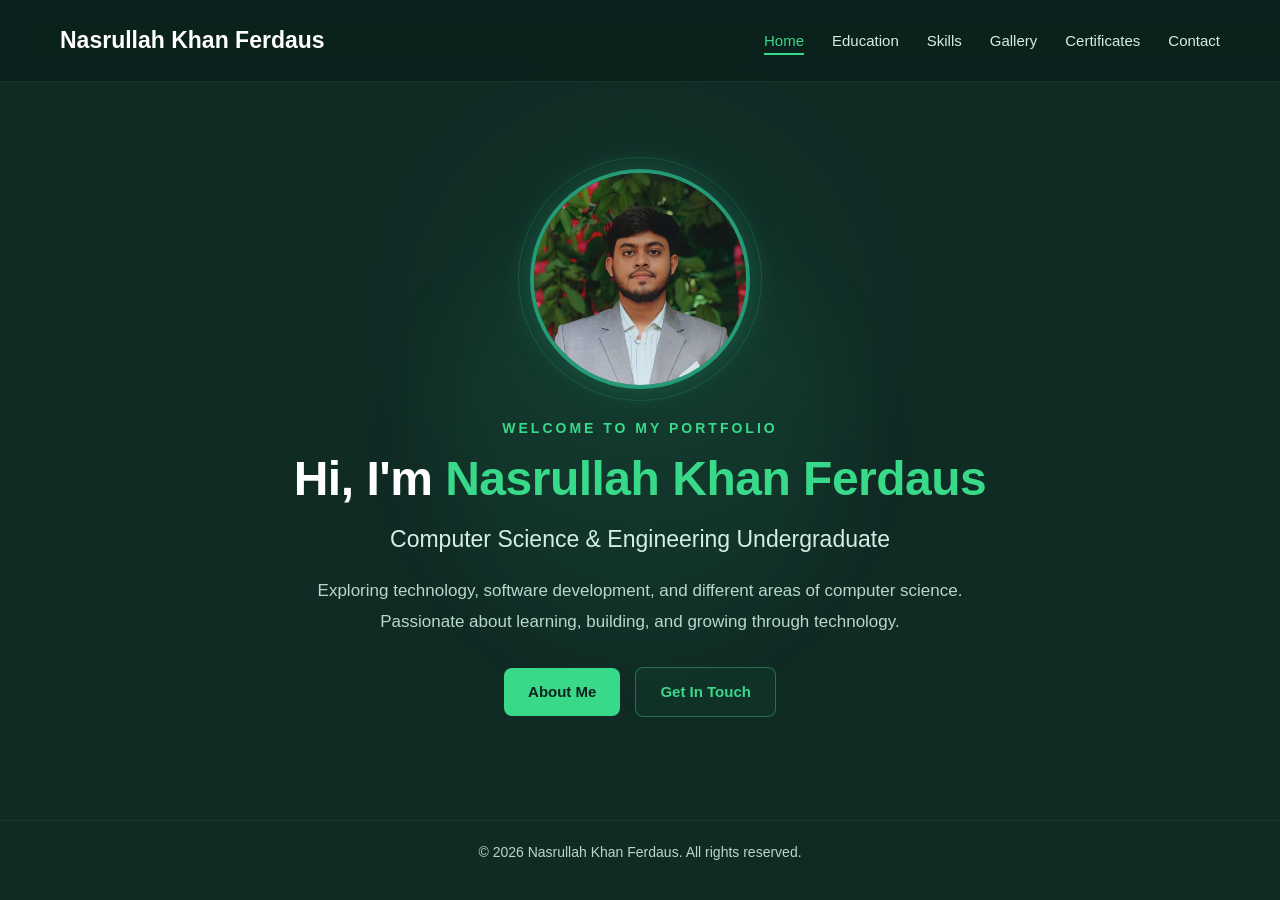
<file: index.html>
<!DOCTYPE html>
<html lang="en">

<head>
    <meta charset="UTF-8">
    <meta name="viewport" content="width=device-width, initial-scale=1.0">

    <title>Nasrullah Khan Ferdaus | Portfolio</title>

    <link rel="stylesheet" href="style.css">
</head>

<body>

    <!-- Navigation Bar -->
    <header>

        <nav>

            <h2>Nasrullah Khan Ferdaus</h2>

            <ul>

                <li>
                    <a href="index.html" class="active">Home</a>
                </li>

                
                <li>
                    <a href="education.html">Education</a>
                </li>

                <li>
                    <a href="skills.html">Skills</a>
                </li>

                <li>
                    <a href="gallery.html">Gallery</a>
                </li>

                <li>
                    <a href="certificates.html">Certificates</a>
                </li>

                <li>
                    <a href="contact.html">Contact</a>
                </li>

            </ul>

        </nav>

    </header>


    <!-- Home Section -->
    <main>

        <section id="home">

            <!-- Profile Photo -->
            <div class="profile-photo">

                <img
                    src="images/nasrullah.jpg"
                    alt="Nasrullah Khan Ferdaus"
                >

            </div>


            <!-- Introduction -->

            <div class="home-content">

                <p class="welcome-text">
                    Welcome to my portfolio
                </p>

                <h1>
                    Hi, I'm <span>Nasrullah Khan Ferdaus</span>
                </h1>

                <h2>
                    Computer Science & Engineering Undergraduate
                </h2>

                <p class="home-description">
                    Exploring technology, software development,
                    and different areas of computer science.
                    Passionate about learning, building,
                    and growing through technology.
                </p>


                <!-- Home Buttons -->

                <div class="home-buttons">

                    <a
                        href="about.html"
                        class="home-btn primary-btn"
                    >
                        About Me
                    </a>

                    <a
                        href="contact.html"
                        class="home-btn secondary-btn"
                    >
                        Get In Touch
                    </a>

                </div>

            </div>

        </section>

    </main>


    <!-- Footer -->

    <footer>

        <p>
            © 2026 Nasrullah Khan Ferdaus.
            All rights reserved.
        </p>

    </footer>

</body>

</html>
</file>
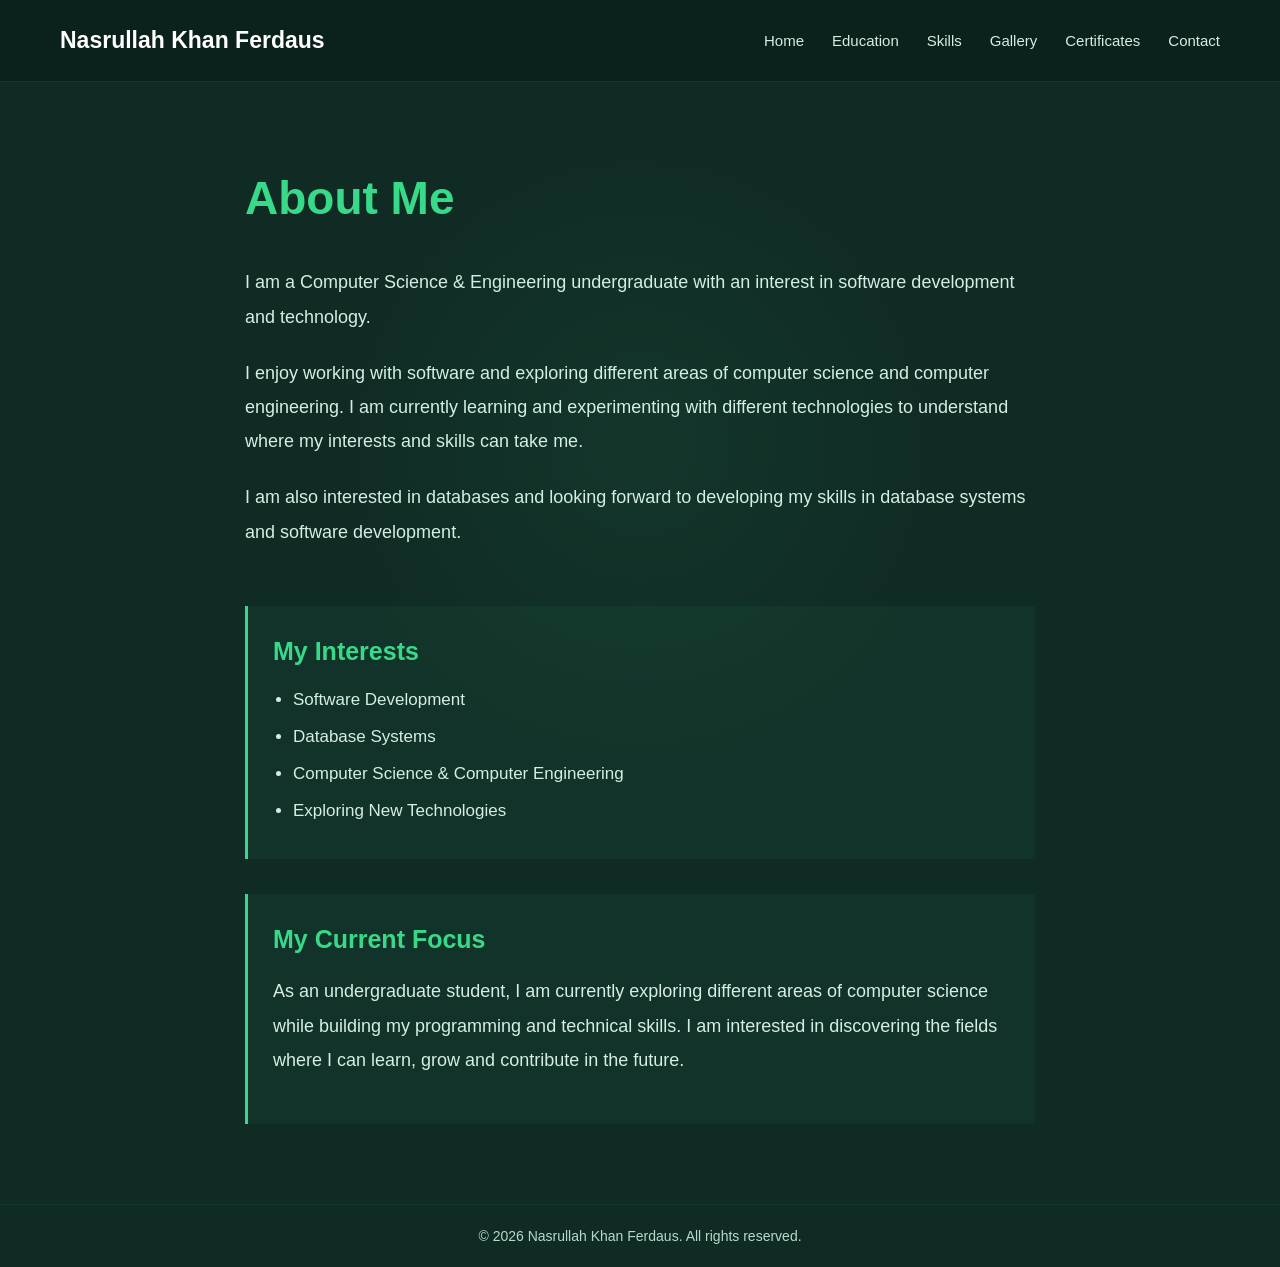
<file: about.html>
<!DOCTYPE html>
<html lang="en">

<head>
    <meta charset="UTF-8">
    <meta name="viewport" content="width=device-width, initial-scale=1.0">

    <title>About Me | Nasrullah Khan Ferdaus</title>

    <link rel="stylesheet" href="style.css">
</head>

<body>

    <!-- Navigation Bar -->
    <header>
        <nav>

            <h2>Nasrullah Khan Ferdaus</h2>

            <ul>
                <li><a href="index.html">Home</a></li>
                
                <li><a href="education.html">Education</a></li>
                <li><a href="skills.html">Skills</a></li>
                
                <li><a href="gallery.html">Gallery</a></li>
                <li><a href="certificates.html">Certificates</a></li>
                <li><a href="contact.html">Contact</a></li>
            </ul>

        </nav>
    </header>


    <!-- About Section -->
    <main>

        <section class="about-page">

    <h1>About Me</h1>

    <p>
        I am a Computer Science & Engineering undergraduate
        with an interest in software development and technology.
    </p>

    <p>
        I enjoy working with software and exploring different
        areas of computer science and computer engineering.
        I am currently learning and experimenting with different
        technologies to understand where my interests and skills
        can take me.
    </p>

    <p>
        I am also interested in databases and looking forward
        to developing my skills in database systems and
        software development.
    </p>


    <!-- My Interests -->
    <div class="about-block">

        <h2>My Interests</h2>

        <ul>
            <li>Software Development</li>
            <li>Database Systems</li>
            <li>Computer Science & Computer Engineering</li>
            <li>Exploring New Technologies</li>
        </ul>

    </div>


    <!-- Current Focus -->
    <div class="about-block">

        <h2>My Current Focus</h2>

        <p>
            As an undergraduate student, I am currently exploring
            different areas of computer science while building my
            programming and technical skills. I am interested in
            discovering the fields where I can learn, grow and
            contribute in the future.
        </p>

    </div>

</section>
    </main>


    <!-- Footer -->
    <footer>

        <p>
            © 2026 Nasrullah Khan Ferdaus. All rights reserved.
        </p>

    </footer>

</body>

</html>
</file>
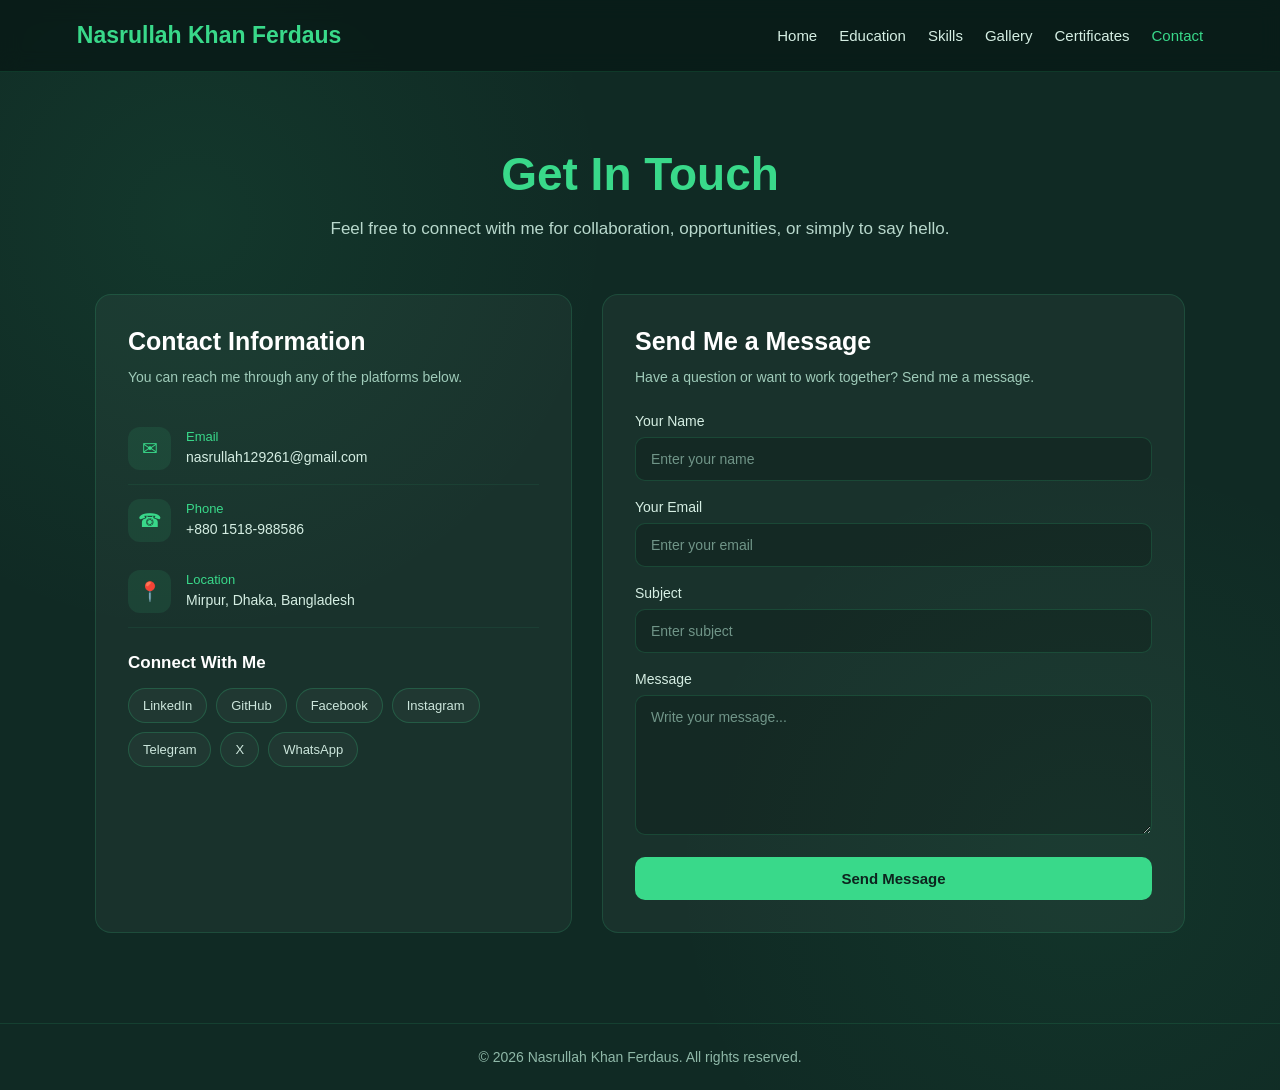
<file: contact.html>
<!DOCTYPE html>
<html lang="en">

<head>
    <meta charset="UTF-8">
    <meta name="viewport" content="width=device-width, initial-scale=1.0">

    <title>Contact | Nasrullah Khan Ferdaus</title>

    <link rel="stylesheet" href="contact.css">
</head>

<body>

    <!-- ================================
         Navigation
    ================================= -->

    <header>

        <nav>

            <h2>Nasrullah Khan Ferdaus</h2>

            <ul>

                <li>
                    <a href="index.html">Home</a>
                </li>

                

                <li>
                    <a href="education.html">Education</a>
                </li>

                <li>
                    <a href="skills.html">Skills</a>
                </li>

                <li>
                    <a href="gallery.html">Gallery</a>
                </li>

                <li>
                    <a href="certificates.html">Certificates</a>
                </li>

                <li>
                    <a href="contact.html" class="active">
                        Contact
                    </a>
                </li>

            </ul>

        </nav>

    </header>


    <!-- ================================
         Contact Section
    ================================= -->

    <main>

        <section class="contact-page">


            <!-- Heading -->

            <div class="contact-heading">

                <h1>Get In Touch</h1>

                <p>
                    Feel free to connect with me for collaboration,
                    opportunities, or simply to say hello.
                </p>

            </div>


            <!-- Contact Container -->

            <div class="contact-container">


                <!-- ================================
                     Contact Information
                ================================= -->

                <div class="contact-info">

                    <h2>Contact Information</h2>

                    <p class="info-intro">
                        You can reach me through any of the platforms
                        below.
                    </p>


                    <!-- Email -->

                    <a
                        href="mailto:nasrullah129261@gmail.com"
                        class="contact-item"
                    >

                        <div class="contact-icon">
                            ✉
                        </div>

                        <div>

                            <span>Email</span>

                            <p>
                                nasrullah129261@gmail.com
                            </p>

                        </div>

                    </a>


                    <!-- Phone -->

                    <a
                        href="tel:+8801518988586"
                        class="contact-item"
                    >

                        <div class="contact-icon">
                            ☎
                        </div>

                        <div>

                            <span>Phone</span>

                            <p>
                                +880 1518-988586
                            </p>

                        </div>

                    </a>


                    <!-- Location -->

                    <div class="contact-item">

                        <div class="contact-icon">
                            📍
                        </div>

                        <div>

                            <span>Location</span>

                            <p>
                                Mirpur, Dhaka, Bangladesh
                            </p>

                        </div>

                    </div>


                    <!-- Social Links -->

                    <div class="social-section">

                        <h3>Connect With Me</h3>

                        <div class="social-links">


                            <!-- LinkedIn -->

                            <a
                                href="https://www.linkedin.com/in/nasrullah-khan-ferdaus-21422740a"
                                target="_blank"
                                rel="noopener noreferrer"
                                class="social-link"
                            >
                                LinkedIn
                            </a>


                            <!-- GitHub -->

                            <a
                                href="https://github.com/Nasrullah8586"
                                target="_blank"
                                rel="noopener noreferrer"
                                class="social-link"
                            >
                                GitHub
                            </a>


                            <!-- Facebook -->

                            <a
                                href="https://www.facebook.com/share/1FJMe13prf/"
                                target="_blank"
                                rel="noopener noreferrer"
                                class="social-link"
                            >
                                Facebook
                            </a>


                            <!-- Instagram -->

                            <a
                                href="https://www.instagram.com/nasrullah_khan._/"
                                target="_blank"
                                rel="noopener noreferrer"
                                class="social-link"
                            >
                                Instagram
                            </a>


                            <!-- Telegram -->

                            <div class="social-link telegram-info">
                                Telegram
                                <span class="telegram-username">@nas129261</span>
                            </div>


                            <!-- X -->

                            <a
                                href="https://x.com/Nasrullah8586"
                                target="_blank"
                                rel="noopener noreferrer"
                                class="social-link"
                            >
                                X
                            </a>


                            <!-- WhatsApp -->

                            <a
                                href="https://wa.me/8801518988586"
                                target="_blank"
                                rel="noopener noreferrer"
                                class="social-link"
                            >
                                WhatsApp
                            </a>


                        </div>

                    </div>

                </div>


                <!-- ================================
                     Contact Form
                ================================= -->

                <div class="contact-form-box">

                    <h2>Send Me a Message</h2>

                    <p class="form-intro">
                        Have a question or want to work together?
                        Send me a message.
                    </p>


                    <form action="https://formspree.io/f/mzepznoq" method="POST">


                        <!-- Name -->

                        <div class="form-group">

                            <label for="name">
                                Your Name
                            </label>

                            <input
                                type="text"
                                id="name"
                                name="name"
                                placeholder="Enter your name"
                                required
                            >

                        </div>


                        <!-- Email -->

                        <div class="form-group">

                            <label for="email">
                                Your Email
                            </label>

                            <input
                                type="email"
                                id="email"
                                name="email"
                                placeholder="Enter your email"
                                required
                            >

                        </div>


                        <!-- Subject -->

                        <div class="form-group">

                            <label for="subject">
                                Subject
                            </label>

                            <input
                                type="text"
                                id="subject"
                                name="subject"
                                placeholder="Enter subject"
                                required
                            >

                        </div>


                        <!-- Message -->

                        <div class="form-group">

                            <label for="message">
                                Message
                            </label>

                            <textarea
                                id="message"
                                name="message"
                                rows="6"
                                placeholder="Write your message..."
                                required
                            ></textarea>

                        </div>


                        <!-- Submit -->

                        <button
                            type="submit"
                            class="send-button"
                        >
                            Send Message
                        </button>


                    </form>

                </div>

            </div>

        </section>

    </main>


    <!-- ================================
         Footer
    ================================= -->

    <footer>

        <p>
            © 2026 Nasrullah Khan Ferdaus.
            All rights reserved.
        </p>

    </footer>


</body>

</html>
</file>
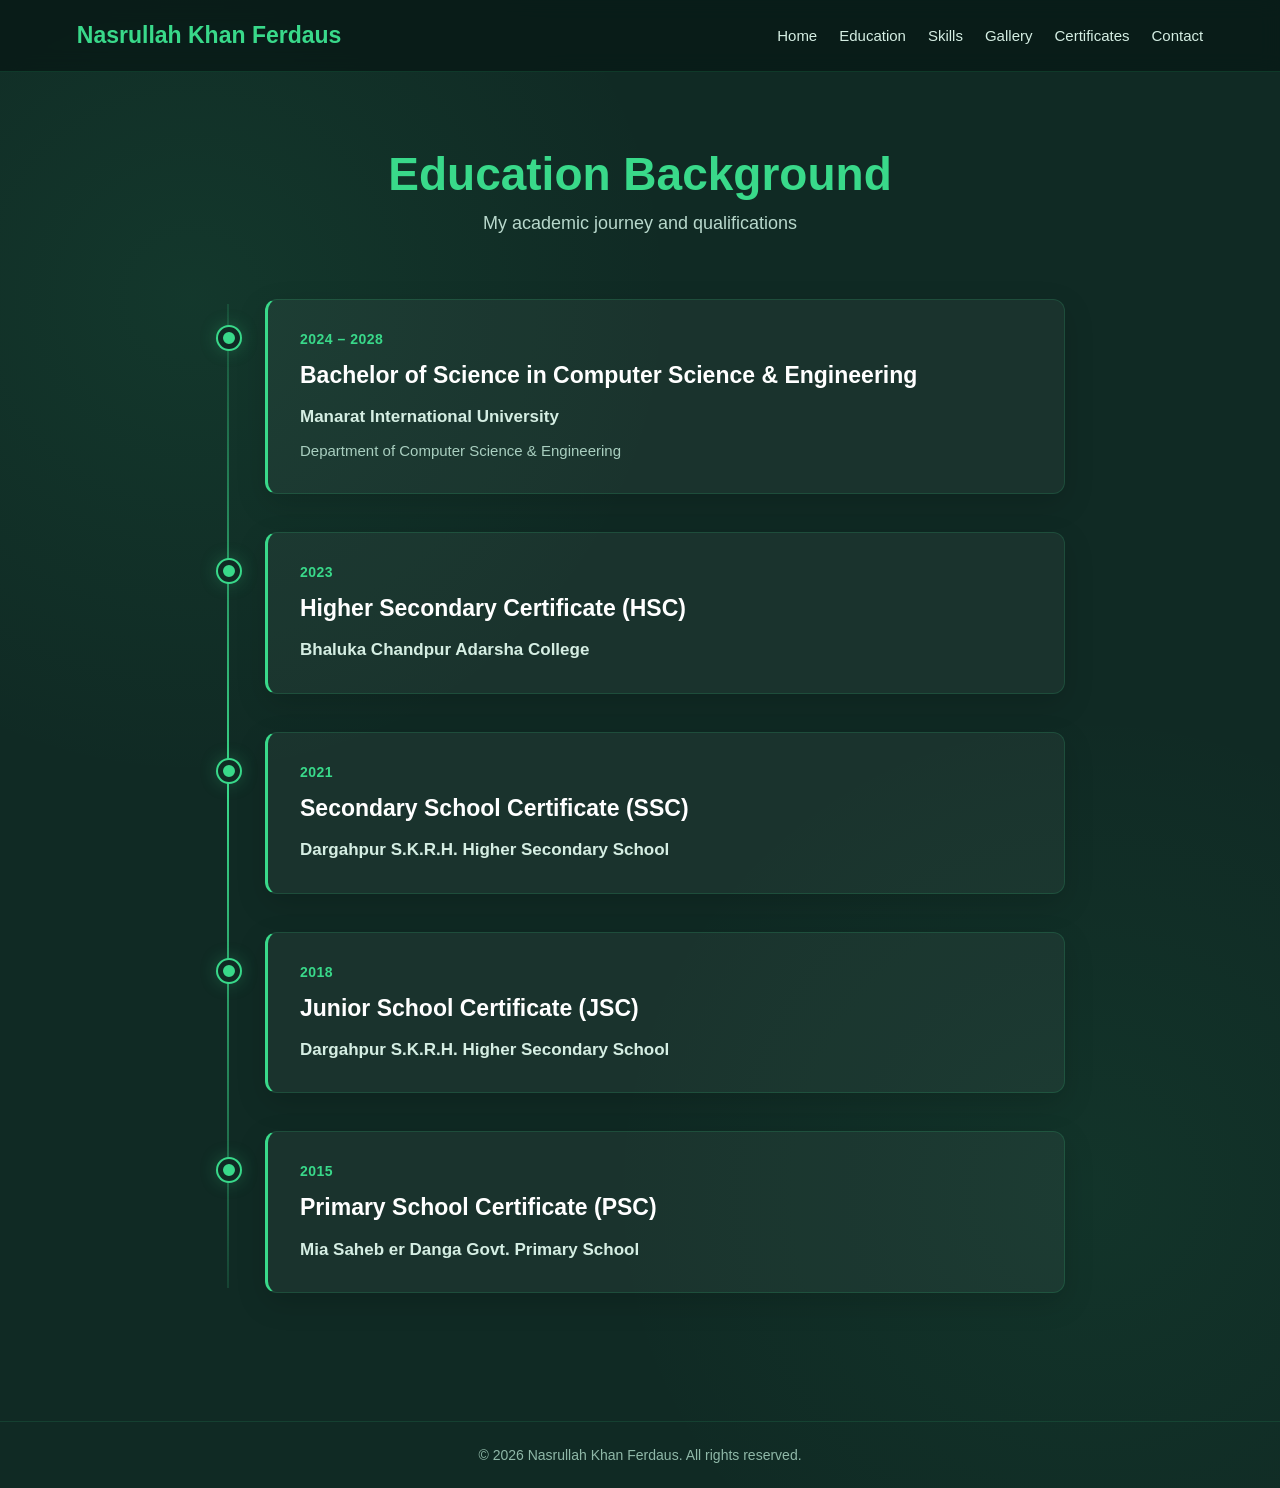
<file: education.html>
<!DOCTYPE html>
<html lang="en">

<head>
    <meta charset="UTF-8">
    <meta name="viewport" content="width=device-width, initial-scale=1.0">

    <title>Education | Nasrullah Khan Ferdaus</title>

    <link rel="stylesheet" href="education.css">
</head>

<body>

    <!-- Navigation Bar -->
    <header>
        <nav>

            <h2>Nasrullah Khan Ferdaus</h2>

            <ul>
                <li><a href="index.html">Home</a></li>
                
                <li><a href="education.html">Education</a></li>
                <li><a href="skills.html">Skills</a></li>
               
                <li><a href="gallery.html">Gallery</a></li>
                <li><a href="certificates.html">Certificates</a></li>
                <li><a href="contact.html">Contact</a></li>
            </ul>

        </nav>
    </header>


    <!-- Education -->
    <main>

        <section class="education-page">

            <div class="education-heading">

                <h1>Education Background</h1>

                <p>
                    My academic journey and qualifications
                </p>

            </div>


            <div class="education-timeline">


                <!-- BSc -->
                <div class="education-item">

                    <div class="education-dot"></div>

                    <div class="education-card">

                        <span class="education-year">
                            2024 – 2028
                        </span>

                        <h2>
                            Bachelor of Science in
                            Computer Science & Engineering
                        </h2>

                        <a
                            href="https://maps.app.goo.gl/hStUR3YkB4uFxmgp8"
                            target="_blank"
                            rel="noopener noreferrer">

                            Manarat International University

                        </a>

                        <p>
                            Department of Computer Science & Engineering
                        </p>

                    </div>

                </div>


                <!-- HSC -->
                <div class="education-item">

                    <div class="education-dot"></div>

                    <div class="education-card">

                        <span class="education-year">
                            2023
                        </span>

                        <h2>
                            Higher Secondary Certificate (HSC)
                        </h2>

                        <a
                            href="https://maps.app.goo.gl/YV5F1QSPKcSQXrAU8"
                            target="_blank"
                            rel="noopener noreferrer">

                            Bhaluka Chandpur Adarsha College

                        </a>

                    </div>

                </div>


                <!-- SSC -->
                <div class="education-item">

                    <div class="education-dot"></div>

                    <div class="education-card">

                        <span class="education-year">
                            2021
                        </span>

                        <h2>
                            Secondary School Certificate (SSC)
                        </h2>

                        <a
                            href="https://maps.app.goo.gl/AzpS7rdqFkmQzFd58"
                            target="_blank"
                            rel="noopener noreferrer">

                            Dargahpur S.K.R.H. Higher Secondary School

                        </a>

                    </div>

                </div>


                <!-- JSC -->
                <div class="education-item">

                    <div class="education-dot"></div>

                    <div class="education-card">

                        <span class="education-year">
                            2018
                        </span>

                        <h2>
                            Junior School Certificate (JSC)
                        </h2>

                        <a
                            href="https://maps.app.goo.gl/AzpS7rdqFkmQzFd58"
                            target="_blank"
                            rel="noopener noreferrer">

                            Dargahpur S.K.R.H. Higher Secondary School

                        </a>

                    </div>

                </div>


                <!-- PSC -->
                <div class="education-item">

                    <div class="education-dot"></div>

                    <div class="education-card">

                        <span class="education-year">
                            2015
                        </span>

                        <h2>
                            Primary School Certificate (PSC)
                        </h2>

                        <a
                            href="https://maps.app.goo.gl/bDkavT6zVF7SFece9"
                            target="_blank"
                            rel="noopener noreferrer">

                            Mia Saheb er Danga Govt. Primary School

                        </a>

                    </div>

                </div>


            </div>

        </section>

    </main>


    <!-- Footer -->
    <footer>

        <p>
            © 2026 Nasrullah Khan Ferdaus. All rights reserved.
        </p>

    </footer>

</body>

</html>
</file>
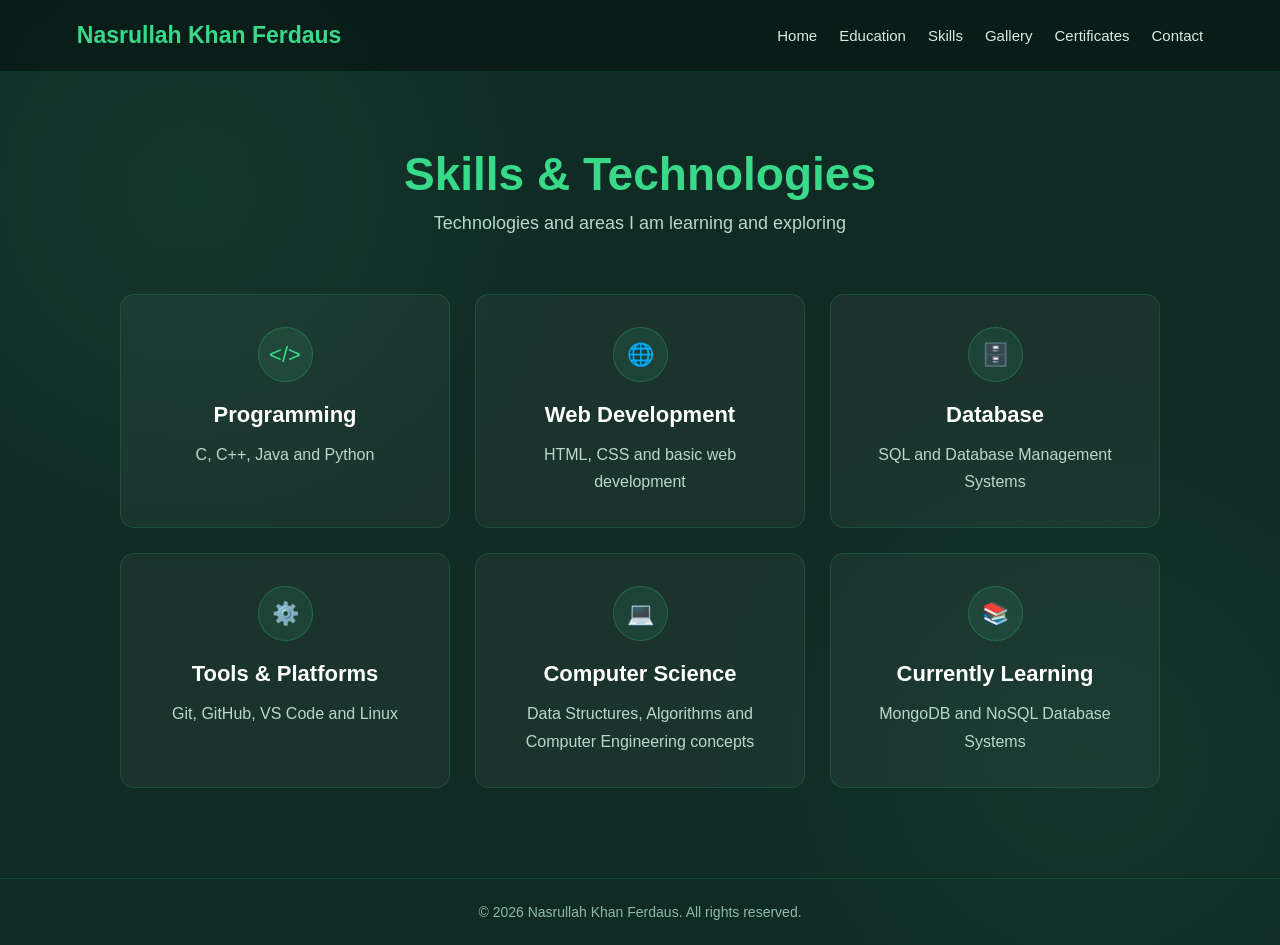
<file: skills.html>
<!DOCTYPE html>
<html lang="en">

<head>
    <meta charset="UTF-8">
    <meta name="viewport" content="width=device-width, initial-scale=1.0">

    <title>Skills | Nasrullah Khan Ferdaus</title>

    <link rel="stylesheet" href="skills.css">
</head>

<body>

    <!-- Navigation Bar -->
    <header>
        <nav>

            <h2>Nasrullah Khan Ferdaus</h2>

            <ul>
                <li><a href="index.html">Home</a></li>
                
                <li><a href="education.html">Education</a></li>
                <li><a href="skills.html">Skills</a></li>

                <li><a href="gallery.html">Gallery</a></li>
                <li><a href="certificates.html">Certificates</a></li>
                <li><a href="contact.html">Contact</a></li>
            </ul>

        </nav>
    </header>


    <!-- Skills Section -->
    <main>

        <section class="skills-page">

            <div class="skills-heading">

                <h1>Skills & Technologies</h1>

                <p>
                    Technologies and areas I am learning and exploring
                </p>

            </div>


            <div class="skills-grid">


                <!-- Programming -->
                <div class="skill-card">

                    <div class="skill-icon">
                        &lt;/&gt;
                    </div>

                    <h2>Programming</h2>

                    <p>
                        C, C++, Java and Python
                    </p>

                </div>


                <!-- Web Development -->
                <div class="skill-card">

                    <div class="skill-icon">
                        🌐
                    </div>

                    <h2>Web Development</h2>

                    <p>
                        HTML, CSS and basic web development
                    </p>

                </div>


                <!-- Database -->
                <div class="skill-card">

                    <div class="skill-icon">
                        🗄️
                    </div>

                    <h2>Database</h2>

                    <p>
                        SQL and Database Management Systems
                    </p>

                </div>


                <!-- Tools -->
                <div class="skill-card">

                    <div class="skill-icon">
                        ⚙️
                    </div>

                    <h2>Tools & Platforms</h2>

                    <p>
                        Git, GitHub, VS Code and Linux
                    </p>

                </div>


                <!-- Computer Science -->
                <div class="skill-card">

                    <div class="skill-icon">
                        💻
                    </div>

                    <h2>Computer Science</h2>

                    <p>
                        Data Structures, Algorithms and
                        Computer Engineering concepts
                    </p>

                </div>


                <!-- Currently Learning -->
                <div class="skill-card">

                    <div class="skill-icon">
                        📚
                    </div>

                    <h2>Currently Learning</h2>

                    <p>
                        MongoDB and NoSQL Database Systems
                    </p>

                </div>


            </div>

        </section>

    </main>


    <!-- Footer -->
    <footer>

        <p>
            © 2026 Nasrullah Khan Ferdaus. All rights reserved.
        </p>

    </footer>

</body>

</html>
</file>
<file: style.css>
/* =================================
   Global Styles
================================= */

* {
    margin: 0;
    padding: 0;
    box-sizing: border-box;
}


html {
    scroll-behavior: smooth;
}


body {

    font-family:
        Arial,
        Helvetica,
        sans-serif;

    background:
        radial-gradient(
            circle at 50% 35%,
            rgba(57, 217, 138, 0.07),
            transparent 32%
        ),
        #102a24;

    color: #ffffff;

    line-height: 1.6;

    min-height: 100vh;
}


/* =================================
   Navigation Bar
================================= */

header {

    padding: 22px 60px;

    background:
        rgba(8, 27, 23, 0.55);

    border-bottom:
        1px solid rgba(57, 217, 138, 0.12);

    backdrop-filter: blur(10px);

    position: relative;

    z-index: 100;
}


nav {

    max-width: 1250px;

    margin: auto;

    display: flex;

    justify-content: space-between;

    align-items: center;

    gap: 30px;
}


nav h2 {

    font-size: 23px;

    font-weight: 700;

    color: #ffffff;

    white-space: nowrap;
}


nav ul {

    display: flex;

    align-items: center;

    gap: 28px;

    list-style: none;
}


nav ul li a {

    position: relative;

    text-decoration: none;

    color: #d5eee3;

    font-size: 15px;

    font-weight: 500;

    padding-bottom: 6px;

    transition:
        color 0.3s ease;
}


nav ul li a:hover,
nav ul li a.active {

    color: #39d98a;
}


nav ul li a::after {

    content: "";

    position: absolute;

    left: 0;

    bottom: 0;

    width: 0;

    height: 2px;

    background: #39d98a;

    transition:
        width 0.3s ease;
}


nav ul li a:hover::after,
nav ul li a.active::after {

    width: 100%;
}


/* =================================
   Home Section
================================= */

#home {

    min-height: 82vh;

    display: flex;

    flex-direction: column;

    justify-content: center;

    align-items: center;

    text-align: center;

    padding: 65px 20px 80px;

    position: relative;

    overflow: hidden;
}


/* Background Glow */

#home::before {

    content: "";

    position: absolute;

    width: 420px;

    height: 420px;

    border-radius: 50%;

    background:
        rgba(57, 217, 138, 0.045);

    filter: blur(40px);

    z-index: 0;
}


#home > * {

    position: relative;

    z-index: 1;
}


/* =================================
   Profile Photo
================================= */

.profile-photo {

    margin-bottom: 28px;

    position: relative;
}


.profile-photo::before {

    content: "";

    position: absolute;

    inset: -12px;

    border-radius: 50%;

    border:
        1px solid rgba(57, 217, 138, 0.18);

    animation:
        pulseGlow 3s ease-in-out infinite;
}


.profile-photo img {

    width: 220px;

    height: 220px;

    object-fit: cover;

    object-position: center top;

    border-radius: 50%;

    border:
        4px solid #249b76;

    box-shadow:
        0 0 30px rgba(36, 155, 118, 0.35);

    display: block;
}


/* =================================
   Home Content
================================= */

.home-content {

    max-width: 800px;
}


.welcome-text {

    color: #39d98a;

    font-size: 14px;

    text-transform: uppercase;

    letter-spacing: 3px;

    font-weight: 600;

    margin-bottom: 10px;
}


#home h1 {

    font-size: 48px;

    font-weight: 700;

    line-height: 1.2;

    margin-bottom: 14px;

    letter-spacing: -0.5px;
}


#home h1 span {

    color: #39d98a;
}


#home h2 {

    font-size: 23px;

    font-weight: 500;

    color: #d5eee3;

    margin-bottom: 18px;
}


.home-description {

    max-width: 650px;

    margin: auto;

    font-size: 17px;

    line-height: 1.8;

    color: #b8d8cc;
}


/* =================================
   Home Buttons
================================= */

.home-buttons {

    display: flex;

    justify-content: center;

    align-items: center;

    gap: 15px;

    margin-top: 30px;
}


.home-btn {

    display: inline-block;

    padding: 12px 24px;

    border-radius: 8px;

    text-decoration: none;

    font-size: 15px;

    font-weight: 600;

    transition:
        transform 0.3s ease,
        box-shadow 0.3s ease,
        background 0.3s ease,
        color 0.3s ease;
}


.primary-btn {

    background: #39d98a;

    color: #0d241e;
}


.primary-btn:hover {

    transform: translateY(-3px);

    box-shadow:
        0 8px 20px rgba(57, 217, 138, 0.2);
}


.secondary-btn {

    border:
        1px solid rgba(57, 217, 138, 0.4);

    color: #39d98a;

    background:
        rgba(57, 217, 138, 0.04);
}


.secondary-btn:hover {

    background: #39d98a;

    color: #0d241e;

    transform: translateY(-3px);
}


/* =================================
   Footer
================================= */

footer {

    text-align: center;

    padding: 20px;

    border-top:
        1px solid rgba(57, 217, 138, 0.08);
}


footer p {

    color: #b8d8cc;

    font-size: 14px;
}


/* =================================
   Animation
================================= */

@keyframes pulseGlow {

    0%,
    100% {

        transform: scale(1);

        opacity: 0.5;
    }

    50% {

        transform: scale(1.05);

        opacity: 1;
    }
}


/* =================================
   About Page
================================= */

.about-page {

    max-width: 850px;

    min-height: 70vh;

    margin: 0 auto;

    padding: 80px 30px;

    display: flex;

    flex-direction: column;

    justify-content: center;
}


.about-page h1 {

    font-size: 46px;

    margin-bottom: 30px;

    color: #39d98a;
}


.about-page p {

    font-size: 18px;

    line-height: 1.9;

    color: #d5eee3;

    margin-bottom: 22px;
}


/* =================================
   About Page Blocks
================================= */

.about-block {

    margin-top: 35px;

    padding: 25px;

    border-left:
        3px solid #39d98a;

    background:
        rgba(57, 217, 138, 0.05);
}


.about-block h2 {

    font-size: 25px;

    color: #39d98a;

    margin-bottom: 15px;
}


.about-block ul {

    padding-left: 20px;
}


.about-block li {

    color: #d5eee3;

    margin-bottom: 10px;

    font-size: 17px;
}


/* =================================
   Responsive Design
================================= */

@media (max-width: 1000px) {

    header {

        padding: 20px 30px;
    }


    nav {

        flex-direction: column;

        gap: 18px;
    }


    nav ul {

        flex-wrap: wrap;

        justify-content: center;

        gap: 16px 20px;
    }


    #home h1 {

        font-size: 42px;
    }


    #home h2 {

        font-size: 21px;
    }
}


/* =================================
   Mobile
================================= */

@media (max-width: 600px) {

    header {

        padding: 18px 15px;
    }


    nav h2 {

        font-size: 20px;

        text-align: center;
    }


    nav ul {

        gap: 11px 16px;

        justify-content: center;
    }


    nav ul li a {

        font-size: 13px;
    }


    #home {

        min-height: 76vh;

        padding: 45px 20px 65px;
    }


    .profile-photo {

        margin-bottom: 24px;
    }


    .profile-photo img {

        width: 185px;

        height: 185px;
    }


    #home h1 {

        font-size: 32px;

        line-height: 1.25;
    }


    #home h2 {

        font-size: 18px;

        line-height: 1.5;
    }


    .welcome-text {

        font-size: 12px;

        letter-spacing: 2px;
    }


    .home-description {
        font-size: 15px;
        line-height: 1.7;
    }

    /* Mobile Buttons */

    .home-buttons {
        display: flex;
        flex-direction: column;
        align-items: center;
        width: 100%;
        gap: 12px;
        margin-top: 30px;
    }

    .home-btn {
        display: inline-block;
        width: 190px;
        padding: 12px 24px;
        text-align: center;
        text-decoration: none;
    }

    .primary-btn {
        background: #39d98a;
        color: #0d241e;
    }

    .secondary-btn {
        border: 1px solid rgba(57, 217, 138, 0.4);
        color: #39d98a;
        background: rgba(57, 217, 138, 0.04);
    }

    .about-page {
        padding: 60px 20px;
    }

    .about-page h1 {
        font-size: 36px;
    }

    .about-page p {
        font-size: 16px;
        line-height: 1.8;
    }

    .about-block h2 {
        font-size: 22px;
    }

    .about-block li {
        font-size: 15px;
    }
}
</file>
<file: contact.css>
/* =================================
   Contact Page
================================= */

* {
    margin: 0;
    padding: 0;
    box-sizing: border-box;
}


body {

    font-family:
        Arial,
        Helvetica,
        sans-serif;

    background:
        radial-gradient(
            circle at 15% 20%,
            rgba(57, 217, 138, 0.08),
            transparent 30%
        ),
        radial-gradient(
            circle at 85% 80%,
            rgba(57, 217, 138, 0.06),
            transparent 30%
        ),
        #102a24;

    color: #ffffff;

    min-height: 100vh;
}


/* =================================
   Navigation
================================= */

header {

    width: 100%;

    padding: 22px 6%;

    background:
        rgba(8, 27, 23, 0.88);

    border-bottom:
        1px solid rgba(57, 217, 138, 0.15);

    backdrop-filter: blur(10px);
}


nav {

    max-width: 1250px;

    margin: auto;

    display: flex;

    align-items: center;

    justify-content: space-between;

    gap: 30px;
}


nav h2 {

    color: #39d98a;

    font-size: 23px;

    white-space: nowrap;
}


nav ul {

    list-style: none;

    display: flex;

    align-items: center;

    justify-content: flex-end;

    flex-wrap: wrap;

    gap: 22px;
}


nav ul li a {

    color: #d5eee3;

    text-decoration: none;

    font-size: 15px;

    transition: 0.3s ease;
}


nav ul li a:hover,
nav ul li a.active {

    color: #39d98a;
}


/* =================================
   Main Contact Page
================================= */

.contact-page {

    max-width: 1150px;

    margin: auto;

    padding: 75px 30px 90px;
}


/* =================================
   Heading
================================= */

.contact-heading {

    text-align: center;

    margin-bottom: 50px;
}


.contact-heading h1 {

    font-size: 46px;

    color: #39d98a;

    margin-bottom: 14px;
}


.contact-heading p {

    max-width: 680px;

    margin: auto;

    color: #b8d8cc;

    font-size: 17px;

    line-height: 1.7;
}


/* =================================
   Contact Container
================================= */

.contact-container {

    display: grid;

    grid-template-columns:
        0.9fr 1.1fr;

    gap: 30px;

    align-items: stretch;
}


/* =================================
   Contact Information
================================= */

.contact-info {

    padding: 32px;

    border-radius: 16px;

    background:
        rgba(255, 255, 255, 0.04);

    border:
        1px solid rgba(57, 217, 138, 0.15);
}


.contact-info h2,
.contact-form-box h2 {

    color: #ffffff;

    font-size: 25px;

    margin-bottom: 10px;
}


.info-intro,
.form-intro {

    color: #9fcbb9;

    font-size: 14px;

    line-height: 1.6;

    margin-bottom: 25px;
}


/* =================================
   Contact Item
================================= */

.contact-item {

    display: flex;

    align-items: center;

    gap: 15px;

    padding: 14px 0;

    color: inherit;

    text-decoration: none;

    border-bottom:
        1px solid rgba(57, 217, 138, 0.08);
}


.contact-item:last-of-type {

    border-bottom: none;
}


.contact-icon {

    width: 43px;

    height: 43px;

    min-width: 43px;

    display: flex;

    align-items: center;

    justify-content: center;

    border-radius: 12px;

    background:
        rgba(57, 217, 138, 0.10);

    color: #39d98a;

    font-size: 19px;
}


.contact-item span {

    display: block;

    color: #39d98a;

    font-size: 13px;

    margin-bottom: 4px;
}


.contact-item p {

    color: #d5eee3;

    font-size: 14px;

    line-height: 1.4;
}


a.contact-item:hover p {

    color: #39d98a;
}


/* =================================
   Social Links
================================= */

.social-section {

    margin-top: 25px;
}


.social-section h3 {

    color: #ffffff;

    font-size: 17px;

    margin-bottom: 15px;
}


.social-links {

    display: flex;

    flex-wrap: wrap;

    gap: 9px;
}


.social-link {

    display: inline-block;

    padding: 9px 14px;

    border:
        1px solid rgba(57, 217, 138, 0.22);

    border-radius: 20px;

    color: #cce6dc;

    background:
        rgba(255, 255, 255, 0.03);

    text-decoration: none;

    font-size: 13px;

    transition: 0.3s ease;
}


.social-link:hover {

    color: #0d241e;

    background: #39d98a;

    border-color: #39d98a;

    transform: translateY(-2px);
}


/* =================================
   Contact Form
================================= */

.contact-form-box {

    padding: 32px;

    border-radius: 16px;

    background:
        rgba(255, 255, 255, 0.04);

    border:
        1px solid rgba(57, 217, 138, 0.15);
}


/* =================================
   Form Group
================================= */

.form-group {

    margin-bottom: 18px;
}


.form-group label {

    display: block;

    color: #d5eee3;

    font-size: 14px;

    margin-bottom: 8px;
}


.form-group input,
.form-group textarea {

    width: 100%;

    padding: 13px 15px;

    border:
        1px solid rgba(57, 217, 138, 0.18);

    border-radius: 10px;

    outline: none;

    background:
        rgba(0, 0, 0, 0.18);

    color: #ffffff;

    font-family: inherit;

    font-size: 14px;

    transition: 0.3s ease;
}


.form-group input::placeholder,
.form-group textarea::placeholder {

    color: #709588;
}


.form-group input:focus,
.form-group textarea:focus {

    border-color: #39d98a;

    box-shadow:
        0 0 0 3px rgba(57, 217, 138, 0.08);
}


.form-group textarea {

    resize: vertical;

    min-height: 140px;
}


/* =================================
   Send Button
================================= */

.send-button {

    width: 100%;

    padding: 13px 20px;

    border: none;

    border-radius: 10px;

    background: #39d98a;

    color: #0d241e;

    font-size: 15px;

    font-weight: bold;

    cursor: pointer;

    transition: 0.3s ease;
}


.send-button:hover {

    transform: translateY(-2px);

    box-shadow:
        0 8px 20px rgba(57, 217, 138, 0.18);
}


/* =================================
   Footer
================================= */

footer {

    text-align: center;

    padding: 25px;

    border-top:
        1px solid rgba(57, 217, 138, 0.12);
}


footer p {

    color: #8fb8a8;

    font-size: 14px;
}


/* =================================
   Tablet
================================= */

@media (max-width: 900px) {

    header {

        padding: 20px 25px;
    }


    nav {

        flex-direction: column;

        gap: 18px;
    }


    nav ul {

        justify-content: center;

        gap: 16px 20px;
    }


    .contact-container {

        grid-template-columns: 1fr;
    }


    .contact-heading h1 {

        font-size: 40px;
    }
}


/* =================================
   Mobile
================================= */

@media (max-width: 600px) {

    header {

        padding: 18px 15px;
    }


    nav h2 {

        font-size: 20px;

        text-align: center;
    }


    nav ul {

        gap: 12px 16px;
    }


    nav ul li a {

        font-size: 14px;
    }


    .contact-page {

        padding: 55px 18px 70px;
    }


    .contact-heading h1 {

        font-size: 32px;
    }


    .contact-heading p {

        font-size: 15px;
    }


    .contact-info,
    .contact-form-box {

        padding: 22px;
    }


    .contact-info h2,
    .contact-form-box h2 {

        font-size: 22px;
    }


    .contact-item p {

        font-size: 13px;
    }
}

/* Telegram username on hover */

.telegram-info {
    position: relative;
    cursor: default;
}

.telegram-username {
    position: absolute;

    bottom: calc(100% + 10px);
    left: 50%;

    transform: translateX(-50%);

    padding: 7px 11px;

    background: #0b211b;
    color: #39d98a;

    border: 1px solid rgba(57, 217, 138, 0.3);

    border-radius: 7px;

    font-size: 12px;

    white-space: nowrap;

    opacity: 0;
    visibility: hidden;

    pointer-events: none;

    transition: 0.2s ease;

    z-index: 10;
}

.telegram-info:hover .telegram-username {
    opacity: 1;
    visibility: visible;
}
</file>
<file: education.css>
/* =================================
   Education Page
================================= */

* {
    margin: 0;
    padding: 0;
    box-sizing: border-box;
}


body {
    font-family: Arial, Helvetica, sans-serif;

    background:
        radial-gradient(
            circle at 15% 20%,
            rgba(57, 217, 138, 0.08),
            transparent 30%
        ),
        radial-gradient(
            circle at 85% 80%,
            rgba(57, 217, 138, 0.06),
            transparent 30%
        ),
        #102a24;

    color: #ffffff;

    min-height: 100vh;
}


/* =================================
   Navigation
================================= */

header {
    width: 100%;

    padding: 22px 6%;

    background: rgba(8, 27, 23, 0.88);

    border-bottom: 1px solid rgba(57, 217, 138, 0.15);

    backdrop-filter: blur(10px);
}


nav {
    max-width: 1250px;

    margin: auto;

    display: flex;

    align-items: center;

    justify-content: space-between;

    gap: 30px;
}


nav h2 {
    color: #39d98a;

    font-size: 23px;

    white-space: nowrap;
}


nav ul {
    list-style: none;

    display: flex;

    align-items: center;

    justify-content: flex-end;

    flex-wrap: wrap;

    gap: 22px;
}


nav ul li a {
    color: #d5eee3;

    text-decoration: none;

    font-size: 15px;

    transition: 0.3s ease;
}


nav ul li a:hover {
    color: #39d98a;
}


/* =================================
   Education Main
================================= */

.education-page {

    max-width: 1050px;

    margin: auto;

    padding: 75px 30px 90px;
}


/* =================================
   Heading
================================= */

.education-heading {

    text-align: center;

    margin-bottom: 65px;
}


.education-heading h1 {

    font-size: 46px;

    color: #39d98a;

    margin-bottom: 12px;
}


.education-heading p {

    font-size: 18px;

    color: #b8d8cc;
}


/* =================================
   Timeline
================================= */

.education-timeline {

    position: relative;

    max-width: 850px;

    margin: auto;

    padding-left: 50px;
}


/* Vertical line */

.education-timeline::before {

    content: "";

    position: absolute;

    left: 12px;

    top: 5px;

    bottom: 5px;

    width: 2px;

    background: linear-gradient(
        to bottom,
        rgba(57, 217, 138, 0.15),
        #39d98a,
        rgba(57, 217, 138, 0.15)
    );
}


/* =================================
   Timeline Item
================================= */

.education-item {

    position: relative;

    margin-bottom: 38px;
}


/* Timeline circle */

.education-dot {

    position: absolute;

    left: -47px;

    top: 28px;

    width: 22px;

    height: 22px;

    border-radius: 50%;

    background: #39d98a;

    border: 5px solid #102a24;

    box-shadow:
        0 0 0 2px #39d98a,
        0 0 18px rgba(57, 217, 138, 0.35);
}


/* =================================
   Education Card
================================= */

.education-card {

    position: relative;

    padding: 30px 32px;

    background: rgba(255, 255, 255, 0.045);

    border: 1px solid rgba(57, 217, 138, 0.16);

    border-left: 3px solid #39d98a;

    border-radius: 12px;

    box-shadow:
        0 10px 30px rgba(0, 0, 0, 0.15);

    transition:
        transform 0.3s ease,
        border-color 0.3s ease,
        box-shadow 0.3s ease;
}


.education-card:hover {

    transform: translateY(-5px);

    border-color: rgba(57, 217, 138, 0.45);

    box-shadow:
        0 15px 35px rgba(0, 0, 0, 0.25),
        0 0 20px rgba(57, 217, 138, 0.06);
}


/* =================================
   Year
================================= */

.education-year {

    display: inline-block;

    color: #39d98a;

    font-size: 14px;

    font-weight: bold;

    margin-bottom: 12px;

    letter-spacing: 0.5px;
}


/* =================================
   Degree Title
================================= */

.education-card h2 {

    color: #ffffff;

    font-size: 23px;

    line-height: 1.45;

    margin-bottom: 12px;
}


/* =================================
   Institution
================================= */

.education-card a {

    display: inline-block;

    color: #d5eee3;

    text-decoration: none;

    font-size: 17px;

    font-weight: 600;

    line-height: 1.5;

    transition: 0.3s ease;
}


.education-card a:hover {

    color: #39d98a;

    text-decoration: underline;
}


/* =================================
   Department / Extra Text
================================= */

.education-card p {

    margin-top: 9px;

    color: #a9cfc0;

    font-size: 15px;

    line-height: 1.6;
}


/* =================================
   Footer
================================= */

footer {

    text-align: center;

    padding: 25px;

    border-top: 1px solid rgba(57, 217, 138, 0.12);
}


footer p {

    color: #8fb8a8;

    font-size: 14px;
}


/* =================================
   Responsive Design
================================= */

@media (max-width: 900px) {

    header {
        padding: 20px 25px;
    }


    nav {

        flex-direction: column;

        gap: 18px;
    }


    nav ul {

        justify-content: center;

        gap: 16px 20px;
    }


    .education-heading h1 {

        font-size: 40px;
    }
}


@media (max-width: 600px) {

    header {

        padding: 18px 15px;
    }


    nav h2 {

        font-size: 20px;

        text-align: center;
    }


    nav ul {

        gap: 12px 16px;
    }


    nav ul li a {

        font-size: 14px;
    }


    .education-page {

        padding: 55px 18px 70px;
    }


    .education-heading {

        margin-bottom: 50px;
    }


    .education-heading h1 {

        font-size: 32px;
    }


    .education-heading p {

        font-size: 15px;
    }


    .education-timeline {

        padding-left: 32px;
    }


    .education-timeline::before {

        left: 7px;
    }


    .education-dot {

        left: -31px;

        width: 18px;

        height: 18px;

        border-width: 4px;
    }


    .education-card {

        padding: 23px 20px;
    }


    .education-card h2 {

        font-size: 20px;
    }


    .education-card a {

        font-size: 16px;
    }


    .education-card p {

        font-size: 14px;
    }
}
</file>
<file: skills.css>
/* =================================
   Skills Page
================================= */

* {
    margin: 0;
    padding: 0;
    box-sizing: border-box;
}


body {
    font-family: Arial, Helvetica, sans-serif;

    background:
        radial-gradient(
            circle at 15% 20%,
            rgba(57, 217, 138, 0.08),
            transparent 30%
        ),
        radial-gradient(
            circle at 85% 80%,
            rgba(57, 217, 138, 0.06),
            transparent 30%
        ),
        #102a24;

    color: #ffffff;

    min-height: 100vh;
}


/* =================================
   Navigation
================================= */

header {
    width: 100%;

    padding: 22px 6%;

    background: rgba(8, 27, 23, 0.88);

    border-bottom: 1px solid rgba(57, 217, 138, 0.15);

    backdrop-filter: blur(10px);
}


nav {
    max-width: 1250px;

    margin: auto;

    display: flex;

    align-items: center;

    justify-content: space-between;

    gap: 30px;
}


nav h2 {
    color: #39d98a;

    font-size: 23px;

    white-space: nowrap;
}


nav ul {
    list-style: none;

    display: flex;

    align-items: center;

    justify-content: flex-end;

    flex-wrap: wrap;

    gap: 22px;
}


nav ul li a {
    color: #d5eee3;

    text-decoration: none;

    font-size: 15px;

    transition: 0.3s ease;
}


nav ul li a:hover {
    color: #39d98a;
}


/* =================================
   Skills Main
================================= */

.skills-page {

    max-width: 1100px;

    margin: auto;

    padding: 75px 30px 90px;
}


/* =================================
   Heading
================================= */

.skills-heading {

    text-align: center;

    margin-bottom: 60px;
}


.skills-heading h1 {

    font-size: 46px;

    color: #39d98a;

    margin-bottom: 12px;
}


.skills-heading p {

    font-size: 18px;

    color: #b8d8cc;
}


/* =================================
   Skills Grid
================================= */

.skills-grid {

    display: grid;

    grid-template-columns:
        repeat(3, 1fr);

    gap: 25px;
}


/* =================================
   Skill Card
================================= */

.skill-card {

    padding: 32px 25px;

    min-height: 230px;

    background: rgba(255, 255, 255, 0.045);

    border: 1px solid rgba(57, 217, 138, 0.15);

    border-radius: 14px;

    text-align: center;

    transition:
        transform 0.3s ease,
        border-color 0.3s ease,
        box-shadow 0.3s ease;
}


.skill-card:hover {

    transform: translateY(-7px);

    border-color: rgba(57, 217, 138, 0.45);

    box-shadow:
        0 15px 35px rgba(0, 0, 0, 0.25),
        0 0 20px rgba(57, 217, 138, 0.06);
}


/* =================================
   Skill Icon
================================= */

.skill-icon {

    width: 55px;

    height: 55px;

    margin: 0 auto 20px;

    display: flex;

    align-items: center;

    justify-content: center;

    border-radius: 50%;

    background: rgba(57, 217, 138, 0.10);

    border: 1px solid rgba(57, 217, 138, 0.25);

    color: #39d98a;

    font-size: 22px;
}


/* =================================
   Skill Title
================================= */

.skill-card h2 {

    font-size: 22px;

    margin-bottom: 13px;

    color: #ffffff;
}


/* =================================
   Skill Description
================================= */

.skill-card p {

    color: #b8d8cc;

    font-size: 16px;

    line-height: 1.7;
}


/* =================================
   Footer
================================= */

footer {

    text-align: center;

    padding: 25px;

    border-top: 1px solid rgba(57, 217, 138, 0.12);
}


footer p {

    color: #8fb8a8;

    font-size: 14px;
}


/* =================================
   Responsive Design
================================= */

@media (max-width: 900px) {

    header {
        padding: 20px 25px;
    }


    nav {

        flex-direction: column;

        gap: 18px;
    }


    nav ul {

        justify-content: center;

        gap: 16px 20px;
    }


    .skills-grid {

        grid-template-columns:
            repeat(2, 1fr);
    }


    .skills-heading h1 {

        font-size: 40px;
    }
}


@media (max-width: 600px) {

    header {

        padding: 18px 15px;
    }


    nav h2 {

        font-size: 20px;

        text-align: center;
    }


    nav ul {

        gap: 12px 16px;
    }


    nav ul li a {

        font-size: 14px;
    }


    .skills-page {

        padding: 55px 18px 70px;
    }


    .skills-heading h1 {

        font-size: 32px;
    }


    .skills-heading p {

        font-size: 15px;
    }


    .skills-grid {

        grid-template-columns: 1fr;
    }


    .skill-card {

        min-height: auto;

        padding: 28px 22px;
    }
}
</file>
